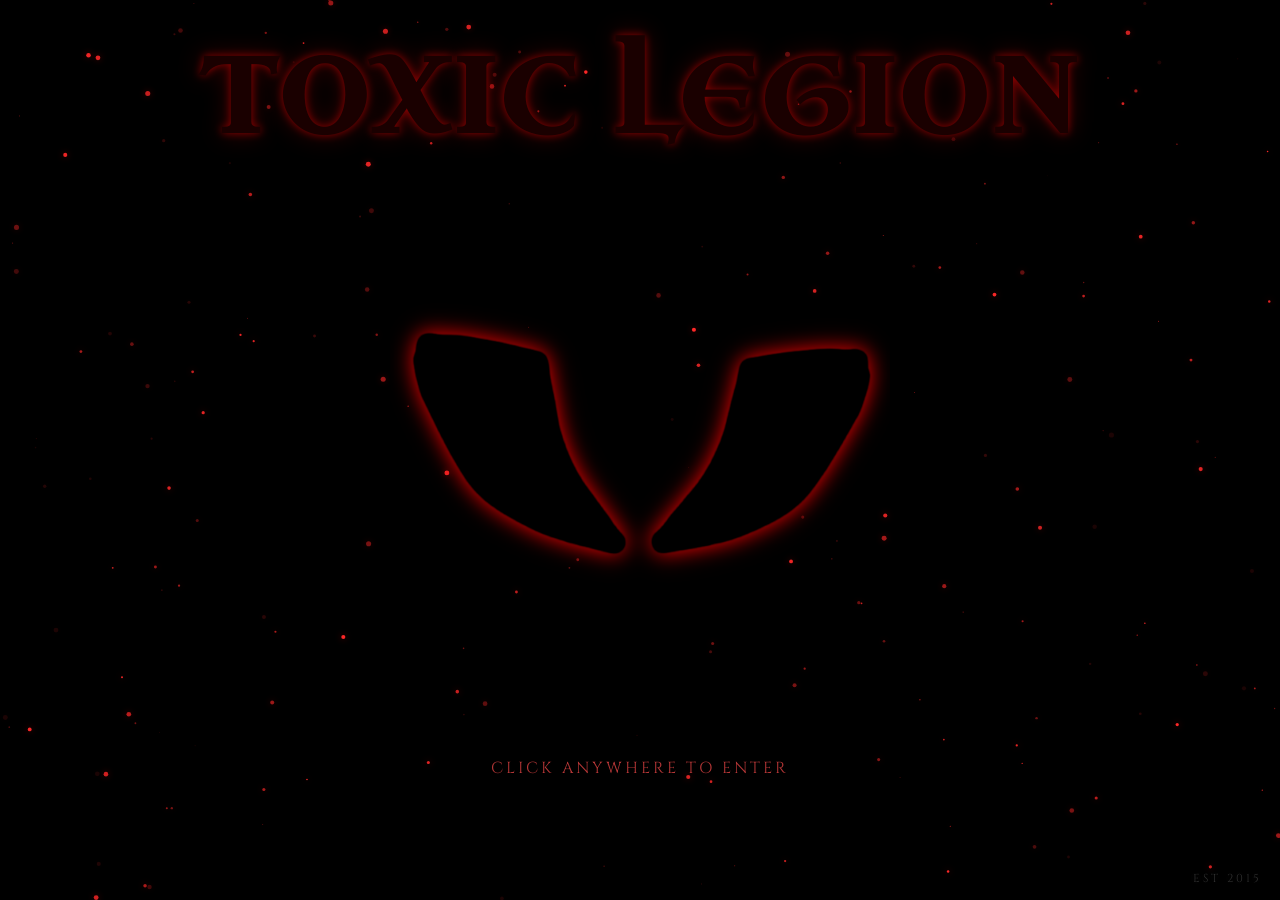
<file: index.html>
<!DOCTYPE html>
<html lang="en">
<head>
  <meta charset="UTF-8" />
  <meta name="viewport" content="width=device-width, initial-scale=1.0"/>
  <title>Toxic Legion</title>

  <link rel="preconnect" href="https://fonts.googleapis.com">
  <link rel="preconnect" href="https://fonts.gstatic.com" crossorigin>

  <link href="https://fonts.googleapis.com/css2?family=Uncial+Antiqua&family=Cinzel:wght@400;600&family=Inter:wght@300;400;600&display=swap" rel="stylesheet">

  <link rel="stylesheet" href="styles.css">
</head>

<body>

  <canvas id="particles"></canvas>

  <a href="users.html" class="full-enter">

    <div class="container">

      <h1 class="title">TOXIC LEGION</h1>

      <div class="logo-section">
        <div class="logo-box">
          <img src="Assets/logo.png" alt="Toxic Legion Logo">
        </div>
      </div>

      <div class="enter-text">CLICK ANYWHERE TO ENTER</div>

    </div>

  </a>

  <div class="est">EST 2015</div>

  <!-- MUSIC -->
  <audio id="bgMusic" loop>
    <source src="Assets/seal.mp3" type="audio/mpeg">
  </audio>

  <script>
    const canvas = document.getElementById("particles");
    const ctx = canvas.getContext("2d");

    function resize(){
      canvas.width = window.innerWidth;
      canvas.height = window.innerHeight;
    }

    resize();
    window.addEventListener("resize", resize);

    const particles = [];

    for(let i=0;i<220;i++){
      particles.push({
        x: Math.random() * window.innerWidth,
        y: Math.random() * window.innerHeight,
        vx: (Math.random() - 0.5) * 0.6,
        vy: Math.random() * 1.8 + 0.4,
        size: Math.random() * 2.2 + 0.4,
        alpha: Math.random(),
        flicker: Math.random() * 0.03
      });
    }

    function animate(){
      ctx.clearRect(0,0,canvas.width,canvas.height);

      for(let p of particles){

        p.x += p.vx;
        p.y += p.vy;

        p.alpha += (Math.random() - 0.5) * p.flicker;
        p.alpha = Math.max(0.1, Math.min(1, p.alpha));

        if(p.y > canvas.height){
          p.y = 0;
          p.x = Math.random() * canvas.width;
        }

        if(p.x > canvas.width) p.x = 0;
        if(p.x < 0) p.x = canvas.width;

        ctx.beginPath();
        ctx.fillStyle = `rgba(255,40,40,${p.alpha})`;
        ctx.shadowColor = "rgba(255,0,0,0.4)";
        ctx.shadowBlur = 6;
        ctx.arc(p.x, p.y, p.size, 0, Math.PI * 2);
        ctx.fill();
      }

      requestAnimationFrame(animate);
    }

    animate();

    // MUSIC
    const music = document.getElementById("bgMusic");

    const savedTime = localStorage.getItem("musicTime");

    if(savedTime){
      music.currentTime = savedTime;
    }

    music.volume = 0.35;

    document.querySelector(".full-enter").addEventListener("click", () => {

      music.play();

      setInterval(() => {
        localStorage.setItem("musicTime", music.currentTime);
      }, 500);

    });

  </script>

</body>
</html>
</file>
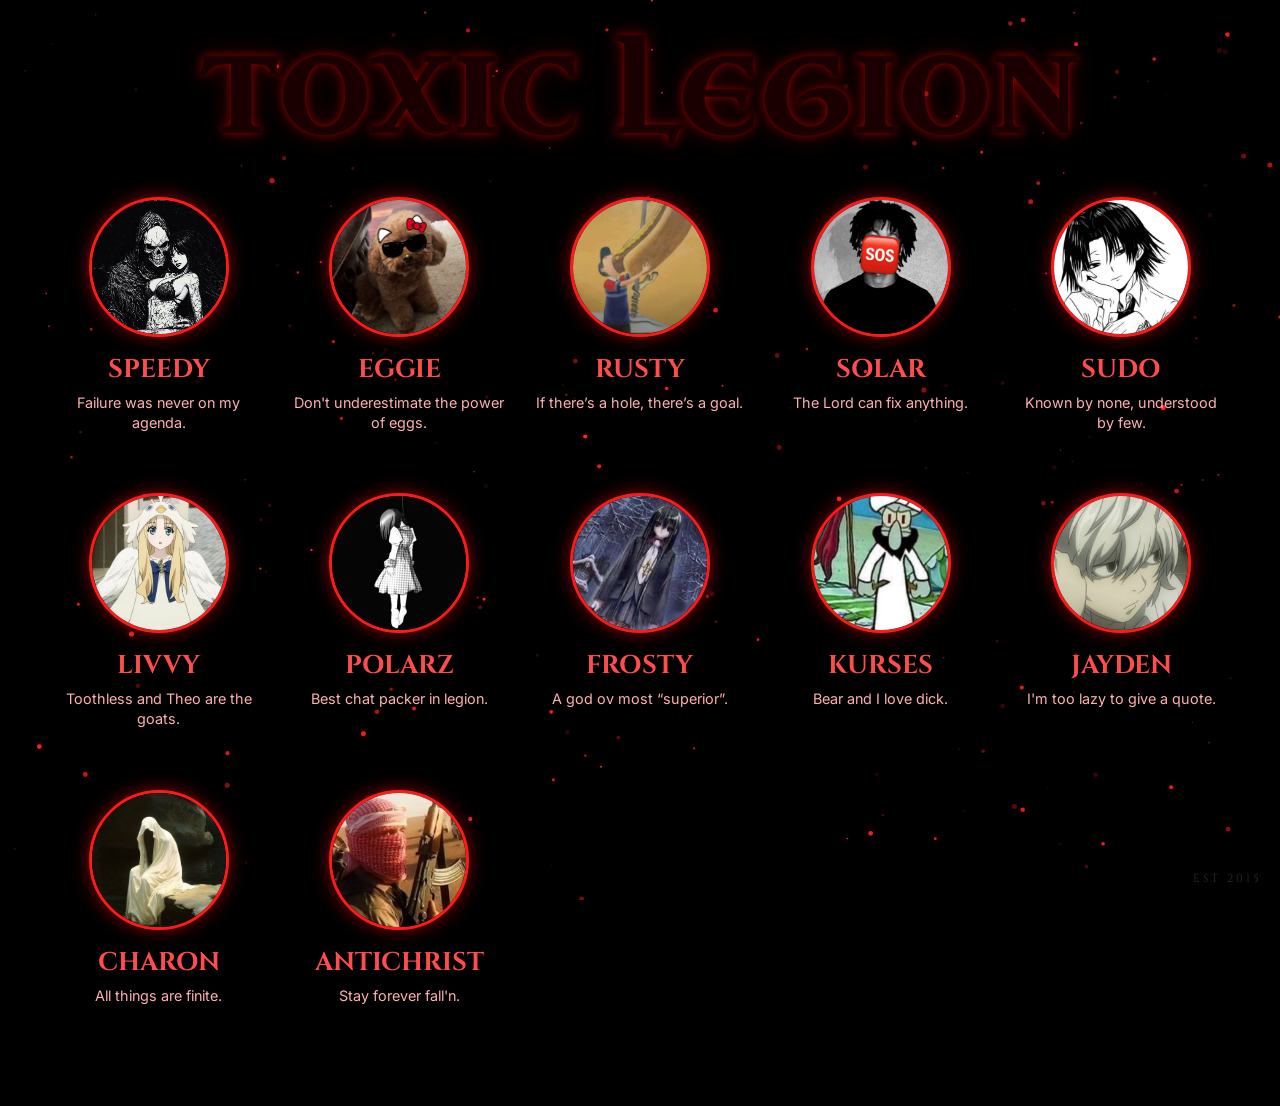
<file: users.html>
<!DOCTYPE html>
<html lang="en">
<head>
  <meta charset="UTF-8" />
  <meta name="viewport" content="width=device-width, initial-scale=1.0"/>
  <title>Toxic Legion</title>

  <link href="https://fonts.googleapis.com/css2?family=Uncial+Antiqua&family=Cinzel:wght@400;600&family=Inter:wght@300;400;600&display=swap" rel="stylesheet">

  <link rel="stylesheet" href="styles.css">
</head>

<body>

  <canvas id="particles"></canvas>

  <div class="container">

    <h1 class="title">TOXIC LEGION</h1>

    <div class="profiles">

      <div class="profile"><img class="avatar" src="Assets/speedy.jpeg"><h2>SPEEDY</h2><p>Failure was never on my agenda.</p></div>
      <div class="profile"><img class="avatar" src="Assets/eggie.jpeg"><h2>EGGIE</h2><p>Don't underestimate the power of eggs.</p></div>
      <div class="profile"><img class="avatar" src="Assets/rusty.jpg"><h2>RUSTY</h2><p>If there’s a hole, there’s a goal.</p></div>
      <div class="profile"><img class="avatar" src="Assets/solar.jpg"><h2>SOLAR</h2><p>The Lord can fix anything.</p></div>
      <div class="profile"><img class="avatar" src="Assets/sudo.jpg"><h2>SUDO</h2><p>Known by none, understood by few.</p></div>
      <div class="profile"><img class="avatar" src="Assets/livvy.jpg"><h2>LIVVY</h2><p>Toothless and Theo are the goats.</p></div>
      <div class="profile"><img class="avatar" src="Assets/polarz.jpg"><h2>POLARZ</h2><p>Best chat packer in legion.</p></div>
      <div class="profile"><img class="avatar" src="Assets/frosty.jpg"><h2>FROSTY</h2><p>A god ov most “superior”.</p></div>
      <div class="profile"><img class="avatar" src="Assets/kurses.jpg"><h2>KURSES</h2><p>Bear and I love dick.</p></div>
      <div class="profile"><img class="avatar" src="Assets/jayden.jpg"><h2>JAYDEN</h2><p>I'm too lazy to give a quote.</p></div>
      <div class="profile"><img class="avatar" src="Assets/charon.jpg"><h2>CHARON</h2><p>All things are finite.</p></div>
      <div class="profile"><img class="avatar" src="Assets/antichrist.jpg"><h2>ANTICHRIST</h2><p>Stay forever fall'n.</p></div>

    </div>

  </div>

  <div class="est">EST 2015</div>

  <!-- MUSIC -->
  <audio id="bgMusic" autoplay loop>
    <source src="Assets/seal.mp3" type="audio/mpeg">
  </audio>

  <script>
    const canvas = document.getElementById("particles");
    const ctx = canvas.getContext("2d");

    function resize(){
      canvas.width = window.innerWidth;
      canvas.height = window.innerHeight;
    }

    resize();
    window.addEventListener("resize", resize);

    const particles = [];

    for(let i=0;i<220;i++){
      particles.push({
        x: Math.random() * window.innerWidth,
        y: Math.random() * window.innerHeight,
        vx: (Math.random() - 0.5) * 0.6,
        vy: Math.random() * 1.8 + 0.4,
        size: Math.random() * 2.2 + 0.4,
        alpha: Math.random(),
        flicker: Math.random() * 0.03
      });
    }

    function animate(){
      ctx.clearRect(0,0,canvas.width,canvas.height);

      for(let p of particles){

        p.x += p.vx;
        p.y += p.vy;

        p.alpha += (Math.random() - 0.5) * p.flicker;
        p.alpha = Math.max(0.1, Math.min(1, p.alpha));

        if(p.y > canvas.height){
          p.y = 0;
          p.x = Math.random() * canvas.width;
        }

        if(p.x > canvas.width) p.x = 0;
        if(p.x < 0) p.x = canvas.width;

        ctx.beginPath();
        ctx.fillStyle = `rgba(255,40,40,${p.alpha})`;
        ctx.shadowColor = "rgba(255,0,0,0.4)";
        ctx.shadowBlur = 6;
        ctx.arc(p.x, p.y, p.size, 0, Math.PI * 2);
        ctx.fill();
      }

      requestAnimationFrame(animate);
    }

    animate();

    // MUSIC
    const music = document.getElementById("bgMusic");

    const savedTime = localStorage.getItem("musicTime");

    if(savedTime){
      music.currentTime = savedTime;
    }

    music.volume = 0.35;

    music.play();

    setInterval(() => {
      localStorage.setItem("musicTime", music.currentTime);
    }, 500);

  </script>

</body>
</html>
</file>
<file: styles.css>
/* =========================
   RESET
========================= */

*{
  margin:0;
  padding:0;
  box-sizing:border-box;
}

body{
  background:#000;
  color:white;
  min-height:100vh;
  overflow-x:hidden;
  position:relative;
}

/* =========================
   PARTICLES
========================= */

#particles{
  position:fixed;
  inset:0;
  width:100%;
  height:100%;
  z-index:-2;
  pointer-events:none;
}

/* =========================
   LAYOUT
========================= */

.container{
  position:relative;
  z-index:5;
  width:92%;
  margin:auto;
  text-align:center;
  padding:30px 0 100px;
}

/* =========================
   TITLE
========================= */

.title{
  font-family:'Uncial Antiqua', cursive;
  font-size:6.5rem;
  letter-spacing:5px;
  color:#1a0000;
  margin-bottom:30px;

  text-shadow:
    0 0 8px rgba(255,0,0,0.5),
    0 0 25px rgba(255,0,0,0.25);
}

/* =========================
   LOGO
========================= */

.logo-section{
  display:flex;
  justify-content:center;
  margin-bottom:60px;
}

.logo-box{
  width:500px;
  height:500px;
  border-radius:16px;
  overflow:hidden;
}

.logo-box img{
  width:100%;
  height:100%;
  object-fit:cover;
}

/* =========================
   ENTER LINK
========================= */

.full-enter{
  display:block;
  width:100%;
  height:100%;
  text-decoration:none;
  color:inherit;
}

.enter-text{
  margin-top:40px;
  font-family:'Cinzel', serif;
  letter-spacing:3px;
  color:#ff4d4d;
  opacity:0.7;
}

/* =========================
   PROFILES
========================= */

.profiles{
  display:grid;
  grid-template-columns:repeat(5,1fr);
  gap:60px 25px;
  justify-items:center;
}

.profile{
  width:210px;
  display:flex;
  flex-direction:column;
  align-items:center;
  text-align:center;
}

.avatar{
  width:140px;
  height:140px;
  border-radius:50%;
  object-fit:cover;
  background:#050505;
  border:3px solid #ff1a1a;
  box-shadow:0 0 18px rgba(255,0,0,0.5);
  margin-bottom:15px;
}

.profile h2{
  font-family:'Cinzel', serif;
  font-size:1.6rem;
  color:#ff4d4d;
  margin-bottom:6px;
}

.profile p{
  font-family:'Inter', sans-serif;
  font-size:0.9rem;
  color:#ffb0b0;
  line-height:1.4;
}

/* =========================
   EST TEXT
========================= */

.est{
  position:fixed;
  bottom:14px;
  right:18px;

  font-family:'Cinzel', serif;
  font-size:0.72rem;
  letter-spacing:3px;

  color:rgba(255,255,255,0.18);

  text-shadow:0 0 8px rgba(255,255,255,0.08);

  z-index:20;

  user-select:none;
  pointer-events:none;
}

/* =========================
   RESPONSIVE
========================= */

@media(max-width:1000px){
  .profiles{
    grid-template-columns:repeat(3,1fr);
  }

  .title{
    font-size:4.5rem;
  }
}

@media(max-width:700px){
  .profiles{
    grid-template-columns:repeat(2,1fr);
  }
}

@media(max-width:500px){
  .profiles{
    grid-template-columns:1fr;
  }

  .logo-box{
    width:320px;
    height:320px;
  }

  .title{
    font-size:2.7rem;
  }
}
</file>
